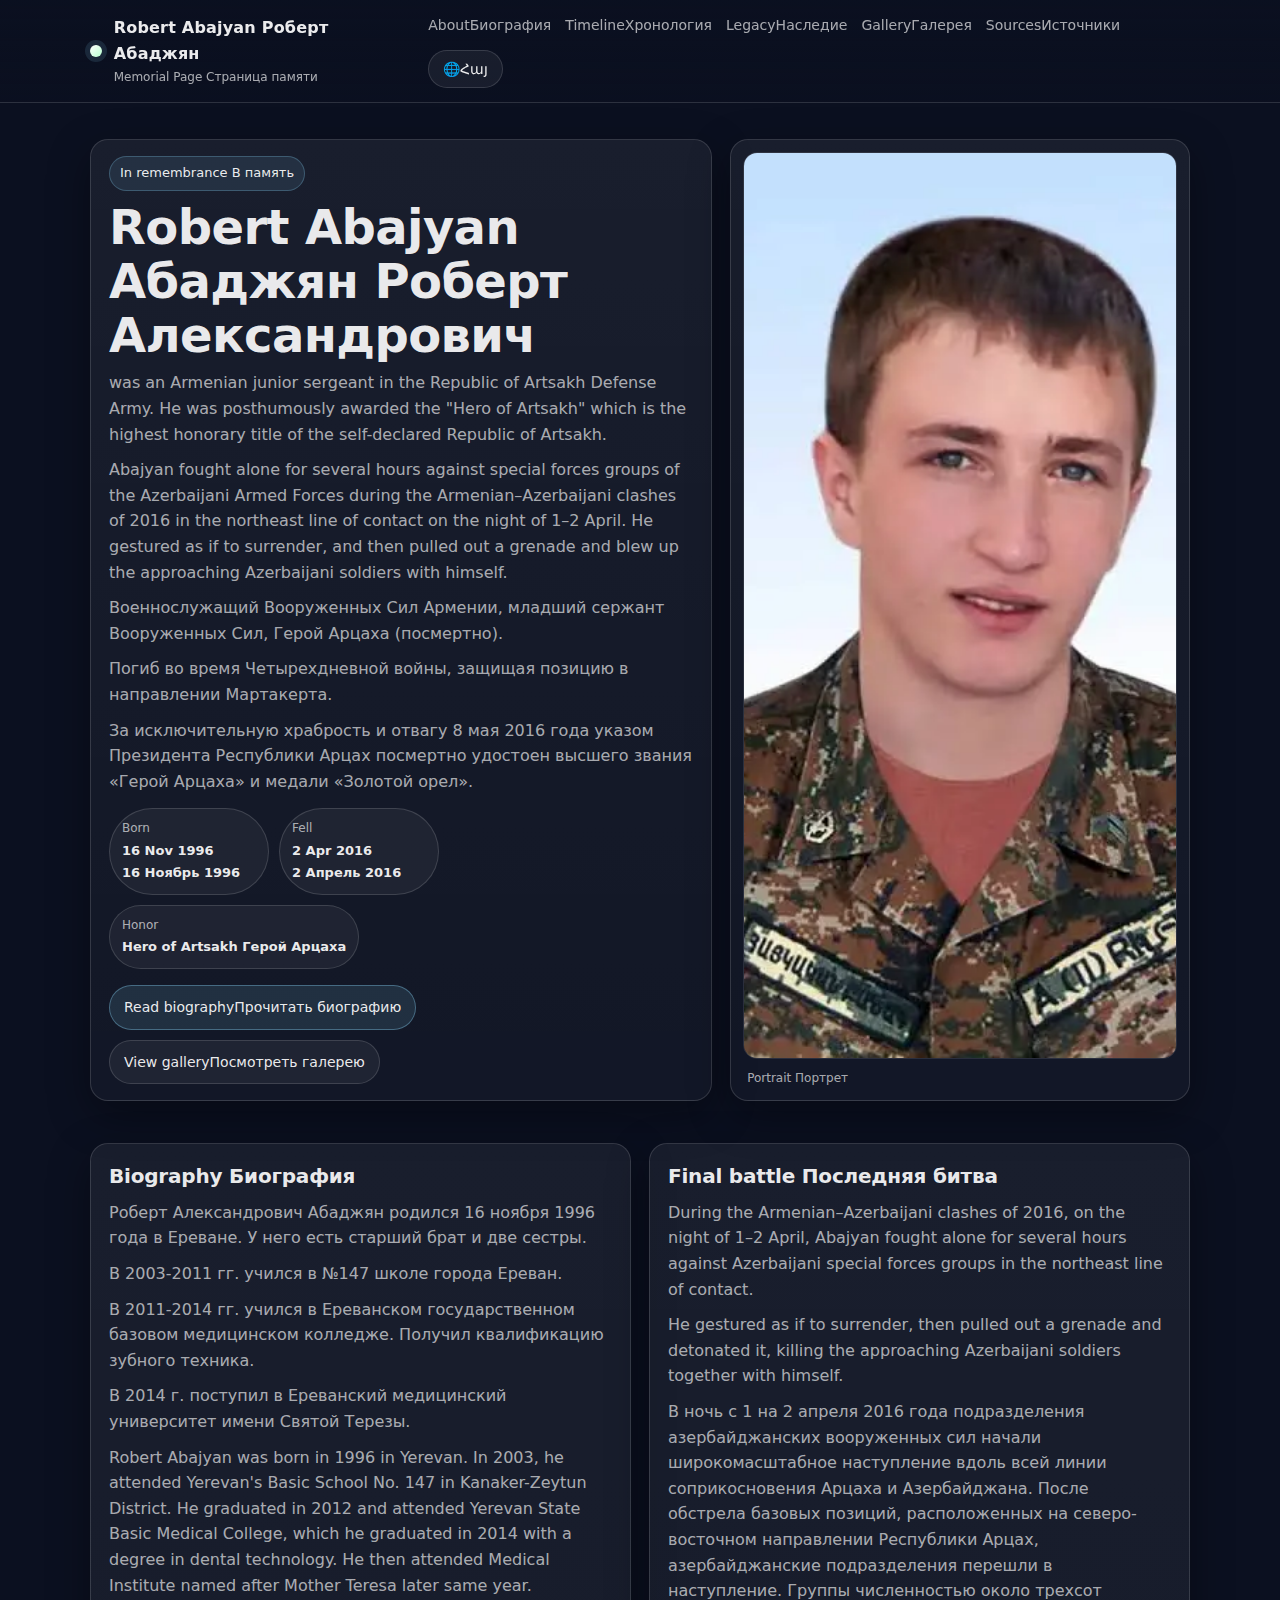
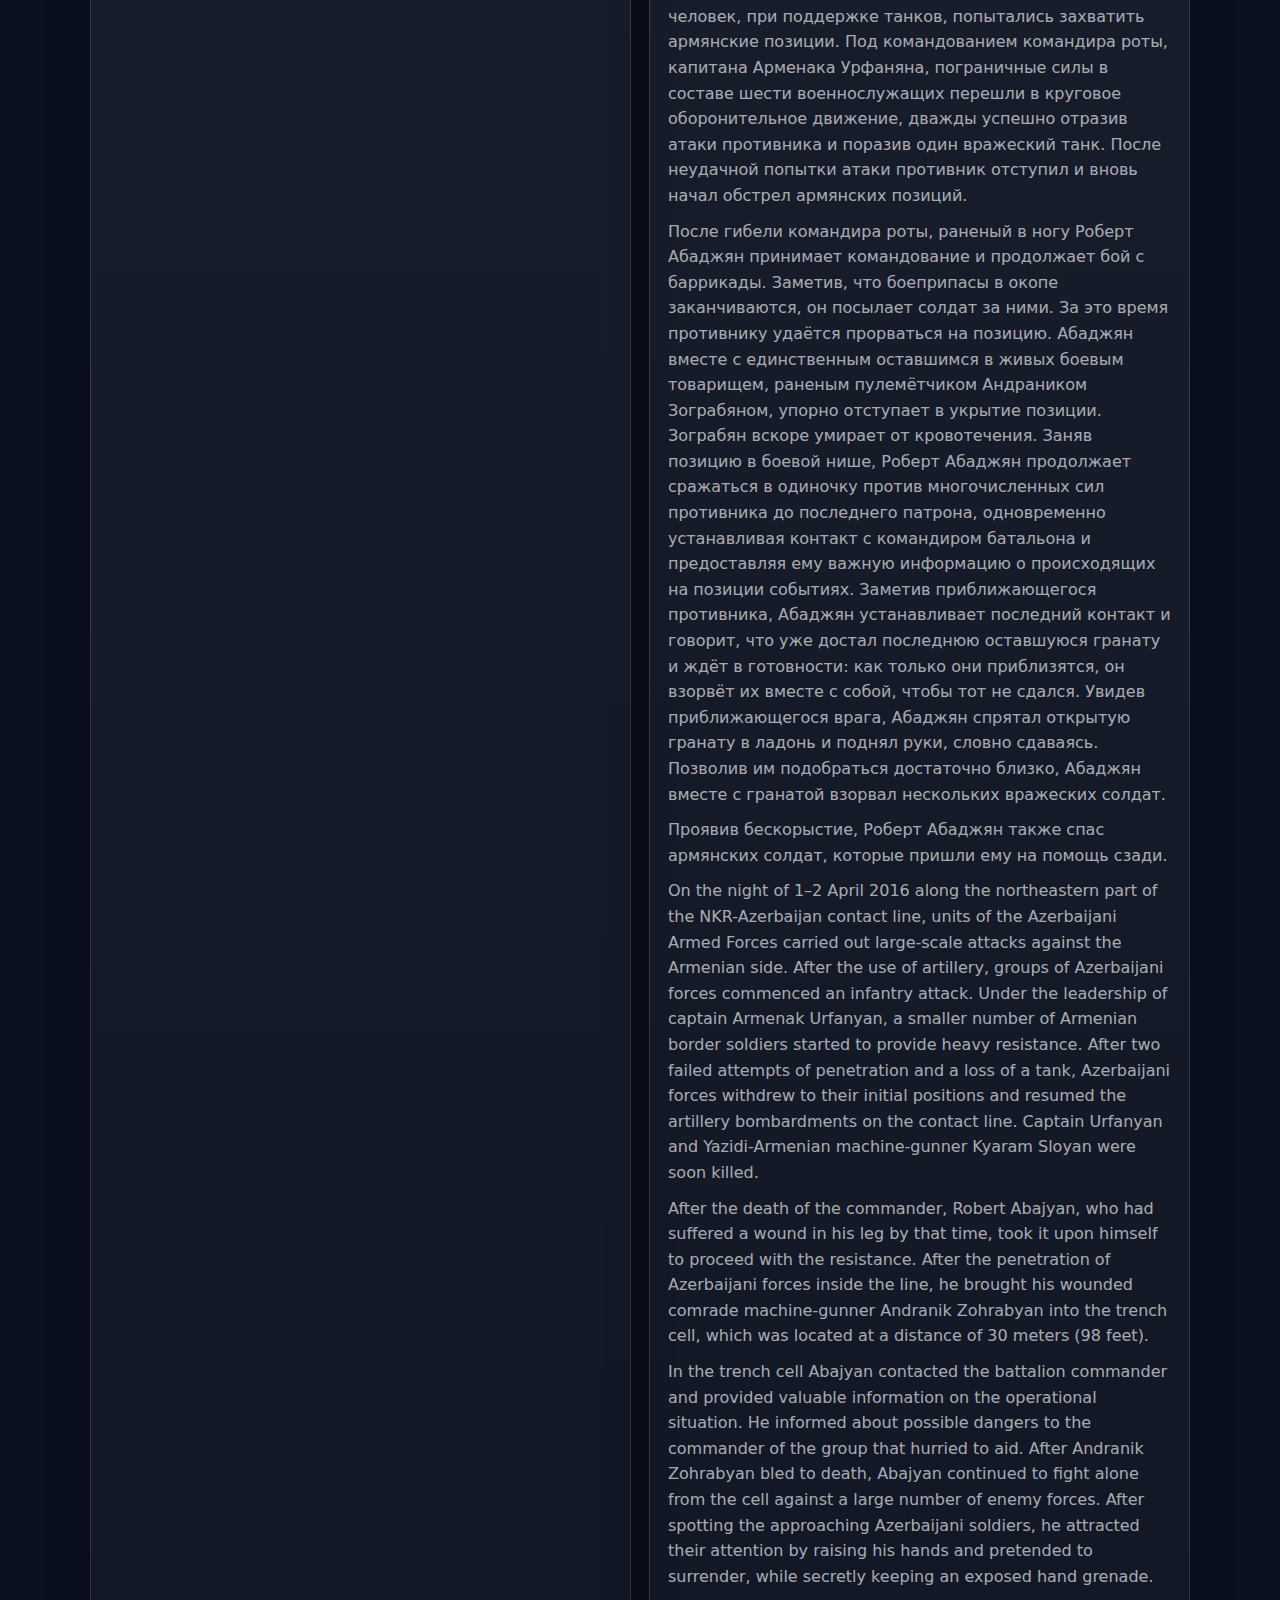
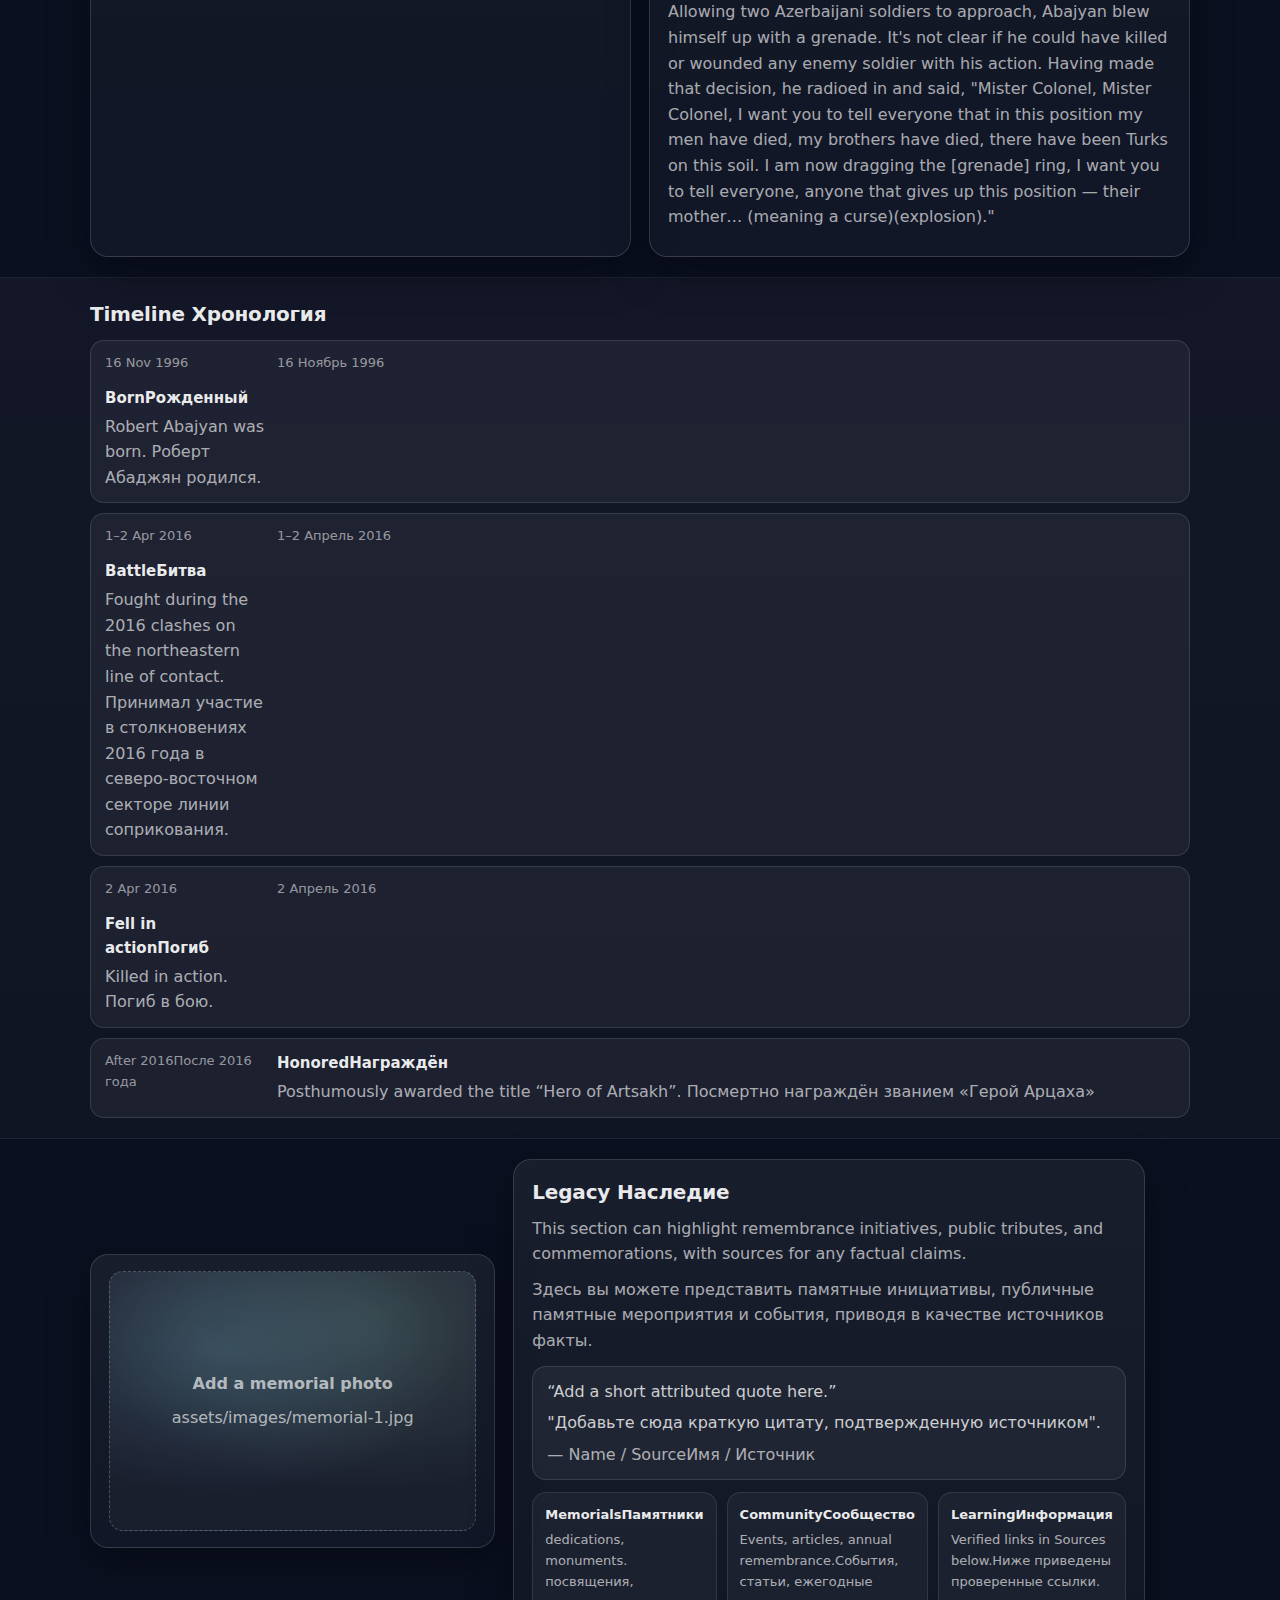
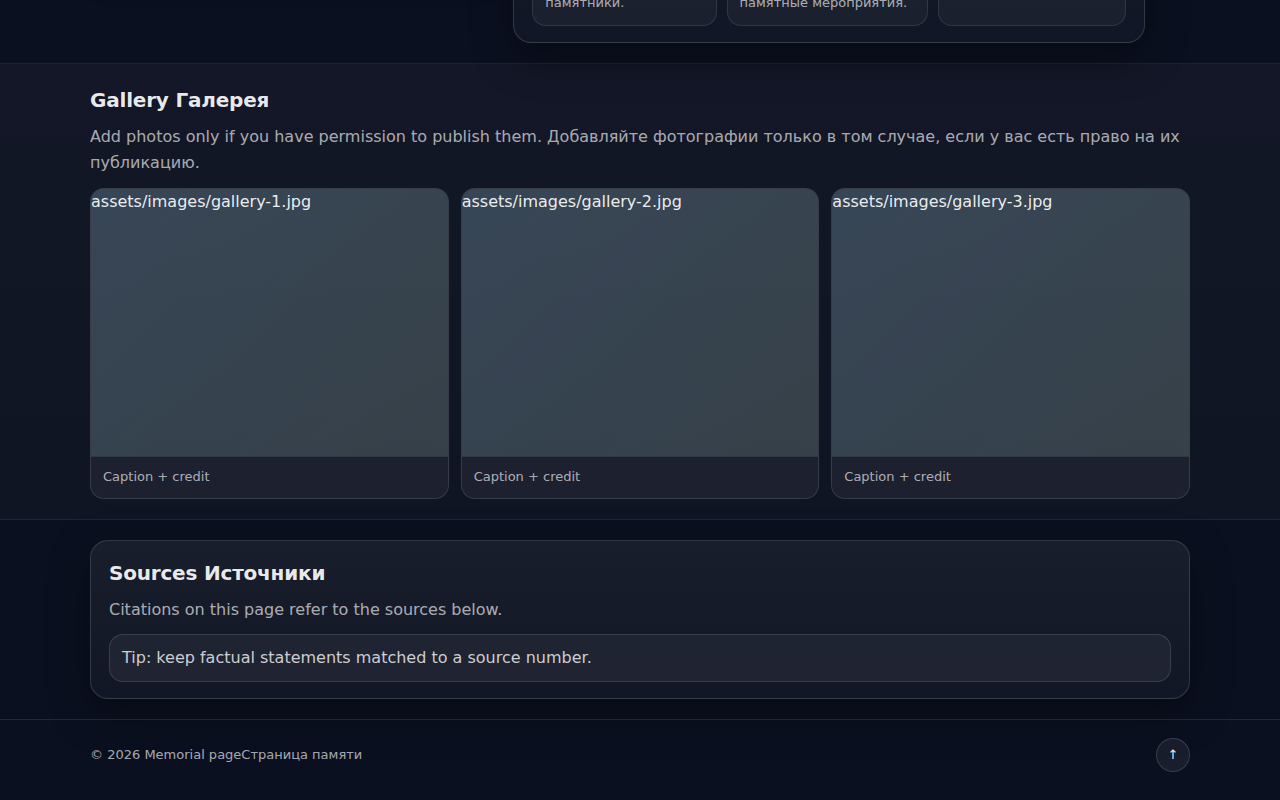
<file: index.html>
<!doctype html>
<html lang="en" data-lang="en">
<head>
  <meta charset="utf-8" />
  <meta name="viewport" content="width=device-width, initial-scale=1" />
  <meta name="description" content="Memorial page dedicated to Robert Abajyan." />
  <title>Robert Abajyan — Memorial</title>

  <link rel="stylesheet" href="assets/css/main.css" />
</head>

<body>
  <!-- Header -->
  <header class="site-header" id="top">
    <div class="container header-inner">
      <div class="brand">
        <span class="brand-mark" aria-hidden="true"></span>
        <div class="brand-text">
          <div class="brand-title">
            <span class="en">Robert Abajyan</span>
            <span class="hy">Ռոբերտ Աբաջյան</span>
            <span class="ru">Роберт Абаджян</span>
          </div>
          <div class="brand-subtitle">
            <span class="en">Memorial Page</span>
            <span class="hy">Հուշահամալիր էջ</span>
            <span class="ru">Страница памяти</span>
          </div>
        </div>
      </div>

      <nav class="nav" aria-label="Primary navigation">
        <a href="#about"><span class="en">About</span><span class="hy">Կենսագրություն</span><span class="ru">Биография</span></a>
        <a href="#timeline"><span class="en">Timeline</span><span class="hy">Ժամանակագիծ</span><span class="ru">Хронология</span></a>
        <a href="#legacy"><span class="en">Legacy</span><span class="hy">Ժառանգություն</span><span class="ru">Наследие</span></a>
        <a href="#gallery"><span class="en">Gallery</span><span class="hy">Պատկերասրահ</span><span class="ru">Галерея</span></a>
        <a href="#sources"><span class="en">Sources</span><span class="hy">Աղբյուրներ</span><span class="ru">Источники</span></a>

        <button class="btn btn-lang" id="langBtn" type="button" aria-label="Toggle language">
          🌐 <span id="langLabel">Հայ</span>
        </button>
      </nav>
    </div>
  </header>

  <!-- Hero / Banner -->
  <section class="banner">
    <div class="container banner-grid">
      <div class="banner-copy card card-soft">
        <p class="kicker">
          <span class="en">In remembrance</span>
          <span class="hy">Հիշատակին</span>
          <span class="ru">В память</span>
        </p>

        <h1 class="title">
          <span class="en">Robert Abajyan</span>
          <span class="hy">Ռոբերտ Ալեքսանդրի Աբաջյան</span>
          <span class="ru">Абаджян Роберт Александрович</span>
        </h1>
        <p class="en">
          was an Armenian junior sergeant in the Republic of Artsakh Defense Army. He was posthumously awarded the "Hero of Artsakh" which is the highest honorary title of the self-declared Republic of Artsakh.
        </p>
        <p class="en">
          Abajyan fought alone for several hours against special forces groups of the Azerbaijani Armed Forces during the Armenian–Azerbaijani clashes of 2016 in the northeast line of contact on the night of 1–2 April. He gestured as if to surrender, and then pulled out a grenade and blew up the approaching Azerbaijani soldiers with himself.
        </p>
  
        <p class="hy">
           Հայաստանի զինված ուժերի զինծառայող, զինված ուժերի կրտսեր սերժանտ, Արցախի հերոս (հետմահու)։
        </p>
        <p class="hy">
           Զոհվել է Քառօրյա պատերազմի ժամանակ` Մարտակերտի ուղղությամբ տեղակայված դիրքը պաշտպանելիս։
        </p>
        <p class="hy">
           Ցուցաբերած բացառիկ քաջության ու արիության համար 2016 թվականի մայիսի 8-ին Արցախի Հանրապետության նախագահի հրամանագրով հետմահու պարգևատրվել է «Արցախի հերոս» բարձրագույն կոչմամբ ու «Ոսկե արծիվ» շքանշանով։
        </p>
        <p class="ru">
           Военнослужащий Вооруженных Сил Армении, младший сержант Вооруженных Сил, Герой Арцаха (посмертно).
        </p>
        <p class="ru">
           Погиб во время Четырехдневной войны, защищая позицию в направлении Мартакерта.
        </p>
        <p class="ru">
           За исключительную храбрость и отвагу 8 мая 2016 года указом Президента Республики Арцах посмертно удостоен высшего звания «Герой Арцаха» и медали «Золотой орел».
        </p>
        




        <!-- <p class="lead">
          <span class="en">
            Memorial page dedicated to courage, sacrifice, and remembrance.
          </span>
          <span class="hy">
            Հուշահամալիր էջ՝ նվիրված քաջությանը, զոհաբերությանը և հիշատակին։
          </span>
        </p> -->
        

        <div class="facts" aria-label="Key facts">
          <div class="fact">
            <div class="label"><span class="en">Born</span><span class="hy">Ծնվել է</span></div>
            <div class="value en">
              16 Nov 1996
            </div>
            <div class="value hy">
              16 Նոյեմբեր 1996
            </div>
            <div class="value ru">
              16 Ноябрь 1996
            </div>
          </div>
          <div class="fact">
            <div class="label"><span class="en">Fell</span><span class="hy">Զոհվել է</span></div>
            <div class="value en">
              2 Apr 2016
            </div>
            <div class="value hy">
              2 Ապրիլ 2016
            </div>
            <div class="value ru">
              2 Апрель 2016
            </div>
          </div>
          <div class="fact">
            <div class="label"><span class="en">Honor</span><span class="hy">Կոչում</span></div>
            <div class="value">
              <span class="en">Hero of Artsakh</span>
              <span class="hy">Արցախի հերոս</span>
              <span class="ru">Герой Арцаха</span>
            </div>
          </div>
        </div>

        <div class="cta-row">
          <a class="btn" href="#about"><span class="en">Read biography</span><span class="hy">Կարդալ կենսագրությունը</span><span class="ru">Прочитать биографию</span></a>
          <a class="btn btn-ghost" href="#gallery"><span class="en">View gallery</span><span class="hy">Դիտել պատկերասրահը</span><span class="ru">Посмотреть галерею</span></a>
        </div>
      </div>

      <div class="banner-media card">
        <img
          src="assets/images/portrait.jpg"
          alt="Memorial portrait of Robert Abajyan"
          class="hero-image"
        />
        <div class="caption">
          <span class="en">Portrait</span>
          <span class="hy">Դիմանկար</span>
          <span class="ru">Портрет</span>
        </div>
      </div>
    </div>
  </section>

  <!-- About / Biography -->
  <section class="section" id="about">
    <div class="container split">
      <div class="card">
        <h2>
          <span class="en">Biography</span>
          <span class="hy">Կենսագրություն</span>
          <span class="ru">Биография</span>
        </h2>
         <p class="hy">
           Ռոբերտ Ալեքսանդրի Աբաջյանը ծնվել է 1996 թվականի նոյեմբերի 16-ին՝ Երևանում։ Ունի ավագ եղբայր, երկու քույր։
        </p>
         <p class="hy">
          2003 թվականին ընդունվել է Երևանի թիվ 147 հիմնական դպրոց, որն ավարտել է 2012 թվականին։
        </p>
         <p class="hy">
          2012 թվականին ընդունվել է Երևանի պետական հենակետային բժշկական քոլեջ։ Քոլեջն ավարտել է 2014-ին՝ ատամնատեխնիկի որակավորմամբ։
        </p>
         <p class="hy">
           2014 թվականին ընդունվել է Մայր Թերեզայի անվան բժշկական ինստիտուտ։
        </p>
        <p class="ru">
          Роберт Александрович Абаджян родился 16 ноября 1996 года в Ереване. У него есть старший брат и две сестры.
        </p>
        <p class="ru">
          В 2003-2011 гг. учился в №147 школе города Ереван.
        </p>
        <p class="ru">
          В 2011-2014 гг. учился в Ереванском государственном базовом медицинском колледже. Получил квалификацию зубного техника.
        </p>
        <p class="ru">
          В 2014 г. поступил в Ереванский медицинский университет имени Святой Терезы.
        </p>
        <p class="en">
         Robert Abajyan was born in 1996 in Yerevan. In 2003, he attended Yerevan's Basic School No. 147 in Kanaker-Zeytun District. He graduated in 2012 and attended Yerevan State Basic Medical College, which he graduated in 2014 with a degree in dental technology. He then attended Medical Institute named after Mother Teresa later same year.
        </p>
        <!-- <p class="en">
          Robert Abajyan (Armenian: Ռոբերտ Աբաջյան; 16 November 1996 – 2 April 2016)
          was an Armenian junior sergeant in the Republic of Artsakh Defense Army.
          <sup class="cite"><a href="https://en.wikipedia.org/wiki/Robert_Abajyan" target="_blank" rel="noopener" title="Wikipedia">[1]</a></sup>
        </p>

        <p class="en">
          He was posthumously awarded the “Hero of Artsakh”, the highest honorary title of the
          self-declared Republic of Artsakh.
          <sup class="cite"><a href="https://en.wikipedia.org/wiki/Robert_Abajyan" target="_blank" rel="noopener" title="Wikipedia">[1]</a></sup>
        </p> -->
        
        <!-- <p class="hy">
          Ռոբերտ Աբաջյանը (16 նոյեմբերի 1996 – 2 ապրիլի 2016)
          Արցախի Հանրապետության պաշտպանության բանակի կրտսեր սերժանտ էր։
          <sup class="cite"><a href="https://en.wikipedia.org/wiki/Robert_Abajyan" target="_blank" rel="noopener" title="Wikipedia">[1]</a></sup>
        </p>

        <p class="hy">
          Նա հետմահու արժանացել է «Արցախի հերոս» բարձրագույն պատվավոր կոչմանը։
          <sup class="cite"><a href="https://en.wikipedia.org/wiki/Robert_Abajyan" target="_blank" rel="noopener" title="Wikipedia">[1]</a></sup>
        </p> -->

        <!-- <div class="note">
          <span class="en">This page is intended to preserve memory with respect and accuracy.</span>
          <span class="hy">Այս էջը նպատակ ունի հարգանքով և ճշգրտությամբ պահպանել հիշատակը։</span>
        </div> -->
      </div>

      <div class="card">
        <h2>
          <span class="en">Final battle</span>
          <span class="hy">Վերջին մարտը</span>
          <span class="ru">Последняя битва</span>
        </h2>

        <p class="en">
          During the Armenian–Azerbaijani clashes of 2016, on the night of 1–2 April,
          Abajyan fought alone for several hours against Azerbaijani special forces groups
          in the northeast line of contact.
        </p>

        <p class="en">
          He gestured as if to surrender, then pulled out a grenade and detonated it,
          killing the approaching Azerbaijani soldiers together with himself.
        </p>

        <p class="hy">
          2016 թվականի ապրիլի 1-ի լույս 2-ի գիշերը արցախա-ադրբեջանական շփման գծի ողջ երկայնքով Ադրբեջանի զինված ուժերի ստորաբաժանումները լայնամասշտաբ հարձակման են անցնում։ Արցախի Հանրապետության հյուսիսարևելյան ուղղությամբ տեղակայված հենակետային դիրքերը հրետակոծելուց հետո ադրբեջանական ստորաբաժանումներն անցնում են գրոհի։ Շուրջ երեք հարյուր հոգուց բաղկացած խմբերը տանկերի աջակցությամբ փորձ են կատարում գրավելու հայկական դիրքերը։ Վաշտի հրամանատար, կապիտան Արմենակ Ուրֆանյանի հրամանատարությամբ վեց զինծառայողից բաղկացած սահմանապահ ուժերն անցնում են շրջանաձև պաշտպանության՝ երկու անգամ հաջողությամբ հետ մղելով հակառակորդի հարձակումները ու խոցելով նաև թշնամու մեկ տանկ։ Անհաջող հարձակման փորձից հետո թշնամին նահանջում է և կրկին սկսում հրետանակոծել հայկական դիրքերը։
        </p>

        <p class="hy">
         Վաշտի հրամանատարի մահվանից հետո, ոտքի վիրավորում ստացած Ռոբերտ Աբաջյանը հրամանատարությունը վերցնում է իր վրա և պատնեշի վրայից շարունակում մարտը։ Նկատելով, որ խրամատում զինամթերքը վերաջանում է, զինվորներին ուղարկում է փամփուշտ բերելու։ Այդ ընթացքում հակառակորդին հաջողվում է թափանցել դիրք։ Աբաջյանը, կողքին մնացած միակ ծառայակցի՝ վիրավորում ստացած գնդացրորդ Անդրանիկ Զոհրաբյանի հետ, համառ դիմակայությամբ, նահանջում են դեպի դիրքային կացարան։ Արյունահոսությունից շուտով մահանում է Զոհրաբյանը։ Մարտական խորշում դիրքավորվելով, Ռոբերտ Աբաջյանը մինչև վերջին փամփուշտը շարունակում է միայնակ կռվել թշնամու մեծաթիվ ուժերի դեմ, միևնույն ժամանակ կապ հաստատելով գումարտակի հրամանատարի հետ և վերջինիս կարևոր տեղեկություններ հաղորդելով դիրքում կատարվող դեպքերի մասին։ Նկատելով իրեն մոտեցող թշնամուն, Աբաջյանը վերջին անգամ կապի է դուրս եկել և ասել, որ արդեն հանել է իր մոտ մնացած վերջին նռնակը ու պատրաստ սպասում է՝ հենց մոտենան, իր հետ միասին պայթեցնելու է նրանց, որ չհանձնվի։ Տեսնելով իրեն մոտեցող հակառակորդին, Աբաջյանը բացված նռնակը թաքցնում է ափի մեջ և ձեռքերը վեր բարձրացնում, իբր հանձնվում է։ Թույլ տալով, որ բավականաչափ իրեն մոտենան, Աբաջյանն իր հետ միասին նռնակով պայթեցնում է հակառակորդի մի քանի զինվորի։
        </p>
        <p class="hy">
          Անձնազոհ քայլով Ռոբերտ Աբաջյանը նաև փրկել է թիկունքից օգնության հասած հայկական ուժերի զինվորներին։
        </p>
        <p class="ru">
          В ночь с 1 на 2 апреля 2016 года подразделения азербайджанских вооруженных сил начали широкомасштабное наступление вдоль всей линии соприкосновения Арцаха и Азербайджана. После обстрела базовых позиций, расположенных на северо-восточном направлении Республики Арцах, азербайджанские подразделения перешли в наступление. Группы численностью около трехсот человек, при поддержке танков, попытались захватить армянские позиции. Под командованием командира роты, капитана Арменака Урфаняна, пограничные силы в составе шести военнослужащих перешли в круговое оборонительное движение, дважды успешно отразив атаки противника и поразив один вражеский танк. После неудачной попытки атаки противник отступил и вновь начал обстрел армянских позиций.
        </p>
        <p class="ru">
          После гибели командира роты, раненый в ногу Роберт Абаджян принимает командование и продолжает бой с баррикады. Заметив, что боеприпасы в окопе заканчиваются, он посылает солдат за ними. За это время противнику удаётся прорваться на позицию. Абаджян вместе с единственным оставшимся в живых боевым товарищем, раненым пулемётчиком Андраником Зограбяном, упорно отступает в укрытие позиции. Зограбян вскоре умирает от кровотечения. Заняв позицию в боевой нише, Роберт Абаджян продолжает сражаться в одиночку против многочисленных сил противника до последнего патрона, одновременно устанавливая контакт с командиром батальона и предоставляя ему важную информацию о происходящих на позиции событиях. Заметив приближающегося противника, Абаджян устанавливает последний контакт и говорит, что уже достал последнюю оставшуюся гранату и ждёт в готовности: как только они приблизятся, он взорвёт их вместе с собой, чтобы тот не сдался. Увидев приближающегося врага, Абаджян спрятал открытую гранату в ладонь и поднял руки, словно сдаваясь. Позволив им подобраться достаточно близко, Абаджян вместе с гранатой взорвал нескольких вражеских солдат.
        </p>
        <p class="ru">
          Проявив бескорыстие, Роберт Абаджян также спас армянских солдат, которые пришли ему на помощь сзади.
        </p>
        <p class="en">
          On the night of 1–2 April 2016 along the northeastern part of the NKR-Azerbaijan contact line, units of the Azerbaijani Armed Forces carried out large-scale attacks against the Armenian side. After the use of artillery, groups of Azerbaijani forces commenced an infantry attack. Under the leadership of captain Armenak Urfanyan, a smaller number of Armenian border soldiers started to provide heavy resistance. After two failed attempts of penetration and a loss of a tank, Azerbaijani forces withdrew to their initial positions and resumed the artillery bombardments on the contact line. Captain Urfanyan and Yazidi-Armenian machine-gunner Kyaram Sloyan were soon killed.
        </p>
        <p class="en">
          After the death of the commander, Robert Abajyan, who had suffered a wound in his leg by that time, took it upon himself to proceed with the resistance. After the penetration of Azerbaijani forces inside the line, he brought his wounded comrade machine-gunner Andranik Zohrabyan into the trench cell, which was located at a distance of 30 meters (98 feet).
        </p>
        <p class="en">
         In the trench cell Abajyan contacted the battalion commander and provided valuable information on the operational situation. He informed about possible dangers to the commander of the group that hurried to aid. After Andranik Zohrabyan bled to death, Abajyan continued to fight alone from the cell against a large number of enemy forces. After spotting the approaching Azerbaijani soldiers, he attracted their attention by raising his hands and pretended to surrender, while secretly keeping an exposed hand grenade.
        </p>
        <p class="en">
         Allowing two Azerbaijani soldiers to approach, Abajyan blew himself up with a grenade. It's not clear if he could have killed or wounded any enemy soldier with his action. Having made that decision, he radioed in and said, "Mister Colonel, Mister Colonel, I want you to tell everyone that in this position my men have died, my brothers have died, there have been Turks on this soil. I am now dragging the [grenade] ring, I want you to tell everyone, anyone that gives up this position — their mother… (meaning a curse)(explosion)."
        </p>
      </div>
    </div>
  </section>

  <!-- Timeline -->
  <section class="section alt" id="timeline">
    <div class="container">
      <div class="section-head">
        <h2>
          <span class="en">Timeline</span>
          <span class="hy">Ժամանակագիծ</span>
          <span class="ru">Хронология</span>
        </h2>
        <!-- <p class="muted">
          <span class="en">Key milestones (you can add more items later).</span>
          <span class="hy">Հիմնական փուլերը (կարող եք ավելացնել նոր կետեր)։</span>
        </p> -->
      </div>

      <div class="timeline" aria-label="Timeline items">
        <article class="t-item">
          <div class="t-date en">
            16 Nov 1996
          </div>
          <div class="t-date hy">
            16 Նոյեմբեր 1996
          </div>
          <div class="t-date ru">
            16 Ноябрь 1996
          </div>
          <div class="t-body">
            <h3><span class="en">Born</span><span class="hy">Ծնվել է</span><span class="ru">Рожденный</span></h3>
            <p>
              <span class="en">Robert Abajyan was born.</span>
              <span class="hy">Ծնվել է Ռոբերտ Աբաջյանը։</span>
              <span class="ru">Роберт Абаджян родился.</span>
            </p>
          </div>
        </article>

        <article class="t-item">
          <div class="t-date en">
            1–2 Apr 2016
          </div>
          <div class="t-date hy">
            1–2 Ապրիլ 2016
          </div>
          <div class="t-date ru">
            1–2 Апрель 2016
          </div>
          <div class="t-body">
            <h3><span class="en">Battle</span><span class="hy">Մարտ</span><span class="ru">Битва</span></h3>
            <p>
              <span class="en">Fought during the 2016 clashes on the northeastern line of contact.</span>
              <span class="hy">Մարտել է 2016թ. բախումների ընթացքում՝ շփման գծի հյուսիսարևելյան հատվածում։</span>
              <span class="ru">Принимал участие в столкновениях 2016 года в северо-восточном секторе линии соприкования.</span>
            </p>
          </div>
        </article>

        <article class="t-item">
          <div class="t-date en">
            2 Apr 2016
          </div>
          <div class="t-date hy">
            2 Ապրիլ 2016
          </div>
          <div class="t-date ru">
            2 Апрель 2016
          </div>
          <div class="t-body">
            <h3><span class="en">Fell in action</span><span class="hy">Զոհվել է</span><span class="ru">Погиб</span></h3>
            <p>
              <span class="en">Killed in action.</span>
              <span class="hy">Զոհվել է մարտում։</span>
              <span class="ru">Погиб в бою.</span>
            </p>
          </div>
        </article>

        <article class="t-item">
          <div class="t-date">
            <span class="en">After 2016</span><span class="hy">2016-ից հետո</span><span class="ru">После 2016 года</span>
          </div>
          <div class="t-body">
            <h3><span class="en">Honored</span><span class="hy">Պատվել է</span><span class="ru">Награждён</span></h3>
            <p>
              <span class="en">Posthumously awarded the title “Hero of Artsakh”.</span>
              <span class="hy">Հետմահու արժանացել է «Արցախի հերոս» կոչման։</span>
              <span class="ru">Посмертно награждён званием «Герой Арцаха»</span>
            </p>
          </div>
        </article>
      </div>
    </div>
  </section>

  <!-- Legacy -->
  <section class="section" id="legacy">
    <div class="container">
      <div class="spotlight">
        <div class="spotlight-media card">
          <div class="media-placeholder">
            <div>
              <strong class="en">Add a memorial photo</strong>
              <strong class="hy">Ավելացրեք հիշատակի լուսանկար</strong>
              <div class="muted" style="margin-top:8px;">assets/images/memorial-1.jpg</div>
            </div>
          </div>
        </div>

        <div class="spotlight-copy card">
          <h2>
            <span class="en">Legacy</span>
            <span class="hy">Ժառանգություն</span>
            <span class="ru">Наследие</span>
          </h2>

          <p class="en">
            This section can highlight remembrance initiatives, public tributes, and commemorations,
            with sources for any factual claims.
          </p>
          <p class="hy">
            Այստեղ կարող եք ներկայացնել հիշատակի նախաձեռնությունները, հանրային հիշատակումներն ու միջոցառումները՝
            փաստերի համար նշելով աղբյուրներ։
          </p>
          <p class="ru">
            Здесь вы можете представить памятные инициативы, публичные памятные мероприятия и события, приводя в качестве источников факты.
          </p>

          <div class="quote">
            <p class="en">“Add a short attributed quote here.”</p>
            <p class="hy">«Այստեղ ավելացրեք կարճ՝ աղբյուրով մեջբերում»։</p>
            <p class="ru">"Добавьте сюда краткую цитату, подтвержденную источником".</p>
            <div class="muted">— <span class="en">Name / Source</span><span class="hy">Անուն / Աղբյուր</span><span class="ru">Имя / Источник</span></div>
          </div>

          <div class="mini-grid">
            <div class="mini">
              <div class="mini-title"><span class="en">Memorials</span><span class="hy">Հուշարձաններ</span><span class="ru">Памятники</span></div>
              <div class="mini-text"><span class="en"> dedications, monuments.</span><span class="hy">անվանակոչություններ, հուշակոթողներ։</span><span class="ru"> посвящения, памятники.</span></div>
            </div>
            <div class="mini">
              <div class="mini-title"><span class="en">Community</span><span class="hy">Համայնք</span><span class="ru">Сообщество</span></div>
              <div class="mini-text"><span class="en">Events, articles, annual remembrance.</span><span class="hy">Միջոցառումներ, հոդվածներ, ամենամյա հիշատակումներ։</span></span><span class="ru">События, статьи, ежегодные памятные мероприятия.</span></div>
            </div>
            <div class="mini">
              <div class="mini-title"><span class="en">Learning</span><span class="hy">Տեղեկատվություն</span><span class="ru">Информация</span></div>
              <div class="mini-text"><span class="en">Verified links in Sources below.</span><span class="hy">Ստուգված հղումները՝ ներքևում։</span><span class="ru">Ниже приведены проверенные ссылки.</span></div>
            </div>
          </div>
        </div>
      </div>
    </div>
  </section>

  <!-- Gallery -->
  <section class="section alt" id="gallery">
    <div class="container">
      <div class="section-head">
        <h2>
          <span class="en">Gallery</span>
          <span class="hy">Պատկերասրահ</span>
          <span class="ru">Галерея</span>
        </h2>
        <p class="muted">
          <span class="en">Add photos only if you have permission to publish them.</span>
          <span class="hy">Ավելացրեք լուսանկարներ միայն հրապարակման իրավունք ունենալու դեպքում։</span>
          <span class="ru">Добавляйте фотографии только в том случае, если у вас есть право на их публикацию.</span>
        </p>
      </div>

      <div class="gallery">
        <figure class="g-card">
          <div class="g-img"><div class="g-placeholder">assets/images/gallery-1.jpg</div></div>
          <figcaption class="g-cap"><span class="en">Caption + credit</span><span class="hy">Վերնագիր + աղբյուր</span></figcaption>
        </figure>

        <figure class="g-card">
          <div class="g-img"><div class="g-placeholder">assets/images/gallery-2.jpg</div></div>
          <figcaption class="g-cap"><span class="en">Caption + credit</span><span class="hy">Վերնագիր + աղբյուր</span></figcaption>
        </figure>

        <figure class="g-card">
          <div class="g-img"><div class="g-placeholder">assets/images/gallery-3.jpg</div></div>
          <figcaption class="g-cap"><span class="en">Caption + credit</span><span class="hy">Վերնագիր + աղբյուր</span></figcaption>
        </figure>
      </div>
    </div>
  </section>

  <!-- Sources -->
  <section class="section" id="sources">
    <div class="container">
      <div class="card">
        <h2>
          <span class="en">Sources</span>
          <span class="hy">Աղբյուրներ</span>
          <span class="ru">Источники</span>
        </h2>

        <p class="muted">
          <span class="en">Citations on this page refer to the sources below.</span>
          <span class="hy">Էջում նշված հղումները վերաբերում են ներքևի աղբյուրներին։</span>
        </p>

        <ol class="sources">
          <li class="en hy">
            <strong>[1]</strong>
            <a href="https://en.wikipedia.org/wiki/Robert_Abajyan" target="_blank" rel="noopener">
              Wikipedia — Robert Abajyan (English)
            </a>
          </li>
          <!-- <li>
            <strong>[2]</strong>
            <a href="https://alphanews.am/robert-abajyan-kyajh-mer-jhamanaki-hero/" target="_blank" rel="noopener">
              AlphaNews — Robert Abajyan (Armenian article)
            </a>
          </li> -->
        </ol>

        <div class="note">
          <span class="en">Tip: keep factual statements matched to a source number.</span>
          <span class="hy">Խորհուրդ․ փաստական նախադասությունները համապատասխանեցրեք աղբյուրի համարին։</span>
        </div>
      </div>
    </div>
  </section>

  <!-- Footer -->
  <footer class="site-footer">
    <div class="container footer-inner">
      <div class="muted">© <span id="year"></span> <span class="en">Memorial page</span><span class="hy">Հուշահամալիր էջ</span><span class="ru">Страница памяти</span></div>
      <a class="to-top" href="#top" aria-label="Back to top">↑</a>
    </div>
  </footer>

  <script src="assets/js/main.js"></script>
</body>
</html>
</file>
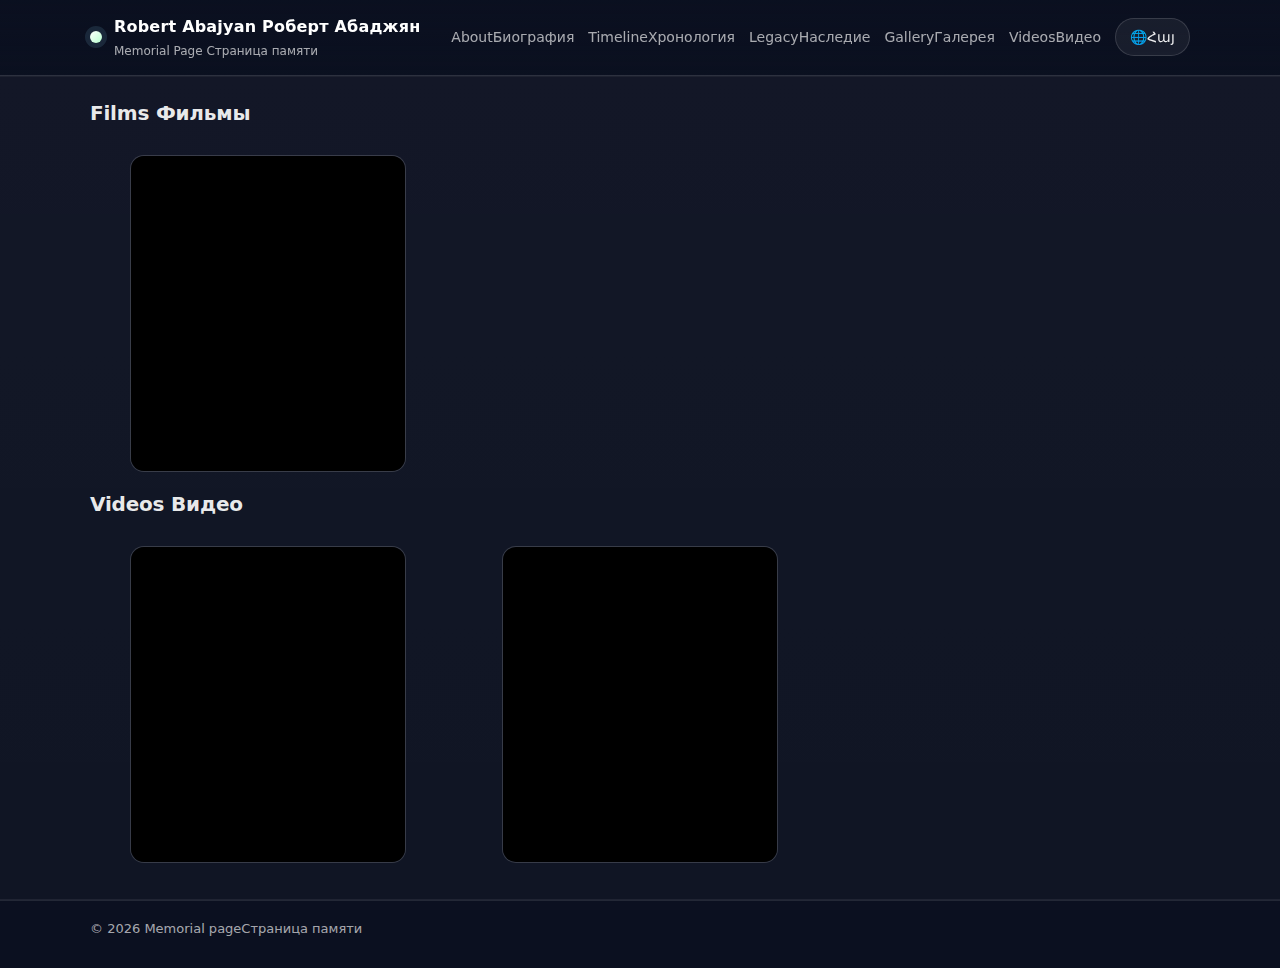
<file: videos.html>
﻿<!DOCTYPE html>
<html lang="ru">
<head>
    <meta charset="UTF-8">
    <title>Robert Abajyan — Memorial</title>
    <meta name="viewport" content="width=device-width, initial-scale=1.0">

    <!-- общий CSS -->
    <script src="assets/js/main.js"></script>
    <link rel="stylesheet" href="assets/css/main.css">
    <link rel="stylesheet" href="assets/css/videos.css">
   

</head>
<body>

    <header class="site-header" id="top">
        <div class="container header-inner">
            <a href="index.html">
                <div class="brand">
                    <span class="brand-mark" aria-hidden="true"></span>
                    <div class="brand-text">
                        <div class="brand-title">
                            <span class="en">Robert Abajyan</span>
                            <span class="hy">Ռոբերտ Աբաջյան</span>
                            <span class="ru">Роберт Абаджян</span>
                        </div>
                        <div class="brand-subtitle">
                            <span class="en">Memorial Page</span>
                            <span class="hy">Հուշահամալիր էջ</span>
                            <span class="ru">Страница памяти</span>
                        </div>
                    </div>
                </div>
            </a>
            <nav class="nav" aria-label="Primary navigation">
                <a href="index.html#about"><span class="en">About</span><span class="hy">Կենսագրություն</span><span class="ru">Биография</span></a>
                <a href="index.html#timeline"><span class="en">Timeline</span><span class="hy">Ժամանակագիծ</span><span class="ru">Хронология</span></a>
                <a href="index.html#legacy"><span class="en">Legacy</span><span class="hy">Ժառանգություն</span><span class="ru">Наследие</span></a>
                <a href="gallery.html"><span class="en">Gallery</span><span class="hy">Պատկերասրահ</span><span class="ru">Галерея</span></a>
                <a href="videos.html"><span class="en">Videos</span><span class="hy">Տեսանյութեր</span><span class="ru">Видео</span></a>

                <button class="btn btn-lang" id="langBtn" type="button" aria-label="Toggle language">
                    🌐 <span id="langLabel">Հայ</span>
                </button>
            </nav>
        </div>
    </header>
    <!-- HEADER (подгружается как и в других страницах) -->
    <div id="site-header"></div>

    <main>
        <section class="section alt" id="videos">
            <div class="container">
                <div class="section-head">
                    <h2>
                        <span class="en">Films</span>
                        <span class="hy">Ֆիլմեր</span>
                        <span class="ru">Фильмы</span>
                    </h2>
                </div>

                <div class="video-grid">

                    <figure class="v-card">
                        <div class="v-media">

                            <iframe id="film1" src="https://drive.google.com/file/d/11Uy7yqexAEKBQPaqgSd4ZWip4uaYyuxb/preview"
                                    allow="autoplay"
                                    allowfullscreen
                                    >
                            </iframe>

                        </div>
                    </figure>


                </div>

            </div>

            <div class="container">
                <div class="section-head">
                    <h2>
                        <span class="en">Videos</span>
                        <span class="hy">Տեսանյութեր</span>
                        <span class="ru">Видео</span>
                    </h2>
                </div>

                <div class="video-grid">

                    <figure class="v-card">
                        <div class="v-media">
                            <iframe id="film1" src="https://drive.google.com/file/d/1NJTDcl5abuoqaMWXM0KdJ4FRD36u5zAc/preview"
                                    allow="autoplay"
                                    allowfullscreen>
                            </iframe>
                            <!--<video controls preload="metadata">
        <source src="assets/videos/15 - 21.05. - Sargis Khachaturyan feat Lena Ghazaryan - Արցախի հերոս - Герой Арцаха - Hero of Artsakh.mp4" type="video/mp4">
    </video>-->
                        </div>
                    </figure>
                    <figure class="v-card">
                        <div class="v-media">
                            <iframe id="film1" src="https://drive.google.com/file/d/1Xtw1IOmikOcciFeiohK4FKYRSF9EQbZy/preview"
                                    allow="autoplay"
                                    allowfullscreen>
                            </iframe>
                            <!--<video controls preload="metadata">
        <source src="assets/videos/Video_2.mp4" type="video/mp4">
    </video>-->
                        </div>
                    </figure>

                </div>
            </div>
        </section>
    </main>
    <footer class="site-footer">
        <div class="container footer-inner">
            <div class="muted">© <span id="year"></span> <span class="en">Memorial page</span><span class="hy">Հուշահամալիր էջ</span><span class="ru">Страница памяти</span></div>

        </div>
    </footer>

    <script src="assets/js/main.js"></script>
</body>
</html>
</file>
<file: assets/css/main.css>
:root{
  --bg: #0b1020;
  --bg2:#0f1730;
  --card: rgba(255,255,255,.06);
  --card2: rgba(255,255,255,.09);
  --text: rgba(255,255,255,.92);
  --muted: rgba(255,255,255,.65);
  --border: rgba(255,255,255,.14);
  --accent: white;
  --accent2:#b7ffcf;
  --radius: 18px;
  --shadow: 0 14px 42px rgba(0,0,0,.35);
  --max: 1100px;
}

*{ box-sizing: border-box; }
 html, body{ height:0%; } 


body{
  margin:0;
  font-family: ui-sans-serif, system-ui, -apple-system, Segoe UI, Roboto, Helvetica, Arial;
  color: var(--text);
  background:
    radial-gradient(1200px 700px at 20% 10%, rgba(141,220,255,.18), transparent 55%),
    radial-gradient(900px 600px at 85% 15%, rgba(183,255,207,.14), transparent 55%),
    radial-gradient(800px 600px at 50% 90%, rgba(255,255,255,.06), transparent 60%),
    var(--bg);
  line-height: 1.6;
}
.cite a{
  color: rgba(255,255,255,.75);
  text-decoration: none;
  font-size: 12px;
  margin-left: 4px;
}
    .cite a:hover {
        color: rgba(255,255,255,.75);
        text-decoration: none;
    }
a{ color: var(--accent); text-decoration: none; }
    a:hover {
        text-decoration: none;
    }

.container{
  width: min(var(--max), calc(100% - 48px));
  margin: 0 auto;
}

.muted{ color: var(--muted); }

[data-lang="hy"] .en{ display:none !important; }
[data-lang="en"] .hy{ display:none !important; }

/* Header */
.site-header{
  position: sticky;
  top:0;
  z-index: 50;
  backdrop-filter: blur(10px);
  background: linear-gradient(to bottom, rgba(11,16,32,.75), rgba(11,16,32,.45));
  border-bottom: 1px solid var(--border);
}

.header-inner{
  display:flex;
  align-items:center;
  justify-content:space-between;
  gap: 16px;
  padding: 14px 0;
}

.brand{
  display:flex;
  align-items:center;
  gap: 12px;
}
.brand-mark{
  width: 12px; height: 12px; border-radius: 50%;
  background: linear-gradient(135deg, var(--accent), var(--accent2));
  box-shadow: 0 0 0 5px rgba(141,220,255,.12);
}
.brand-title{ font-weight: 750; letter-spacing: .2px; }
.brand-subtitle{ font-size: 12px; color: var(--muted); margin-top:2px; }

.nav{
  display:flex;
  gap: 14px;
  flex-wrap: wrap;
  align-items:center;
  font-size: 14px;
}
.nav a{ color: var(--muted); }
.nav a:hover{ color: var(--text); text-decoration: none; }

/* Buttons */
.btn{
  display:inline-flex;
  align-items:center;
  justify-content:center;
  padding: 10px 14px;
  border-radius: 999px;
  border: 1px solid rgba(141,220,255,.35);
  background: rgba(141,220,255,.12);
  color: var(--text);
  font-size: 14px;
  cursor:pointer;
}
.btn:hover{ background: rgba(141,220,255,.18); text-decoration:none; }
.btn-ghost{
  border: 1px solid var(--border);
  background: rgba(255,255,255,.06);
}
.btn-ghost:hover{ background: rgba(255,255,255,.10); text-decoration:none; }
.btn-lang{
  border: 1px solid var(--border);
  background: rgba(255,255,255,.06);
}
.btn-lang:hover{ background: rgba(255,255,255,.10); }

/* Sections */
.section{ padding: 20px 0; }
.section.alt{
  background: linear-gradient(180deg, rgba(255,255,255,.03), rgba(255,255,255,.02));
  border-top: 1px solid rgba(255,255,255,.06);
  border-bottom: 1px solid rgba(255,255,255,.06);
}
.section-head{ margin-bottom: 10px; }

h1, h2, h3{ margin: 0 0 8px; }
h2{ font-size: 20px; letter-spacing: -0.2px; }
p{ margin: 0 0 10px; color: var(--muted); }

/* Cards */
.card{
  border: 1px solid var(--border);
  background: linear-gradient(180deg, var(--card), rgba(255,255,255,.03));
  border-radius: var(--radius);
  box-shadow: var(--shadow);
  padding: 16px 18px;
}
.card-soft{
  box-shadow: var(--shadow);
}
.note{
  margin-top: 12px;
  padding: 10px 12px;
  border-radius: 14px;
  border: 1px solid rgba(255,255,255,.12);
  background: rgba(255,255,255,.05);
  color: rgba(255,255,255,.78);
}

/* Banner */
.banner{ padding: 36px 0 22px; }
.banner-grid{
  display:grid;
  grid-template-columns: 1.15fr .85fr;
  gap: 18px;
  align-items: stretch;
}
@media (max-width: 900px){
  .banner-grid{ grid-template-columns: 1fr; }
}

.kicker{
  display:inline-block;
  padding: 6px 10px;
  border: 1px solid rgba(141,220,255,.25);
  background: rgba(141,220,255,.10);
  border-radius: 999px;
  color: var(--text);
  font-size: 13px;
  margin: 0 0 10px;
}
.title{
  font-size: clamp(30px, 4vw, 48px);
  line-height: 1.12;
  letter-spacing: -0.6px;
}
.lead{
  color: var(--muted);
  font-size: 16px;
  max-width: 65ch;
}

.facts{
  display:flex;
  gap: 10px;
  flex-wrap: wrap;
  margin: 14px 0 16px;
}
.fact{
  border: 1px solid var(--border);
  background: rgba(255,255,255,.05);
  padding: 10px 12px;
  border-radius: 999px;
  min-width: 160px;
}
.fact .label{ color: var(--muted); font-size: 12px; }
.fact .value{ font-weight: 650; font-size: 13px; margin-top: 2px; }

.cta-row{ display:flex; gap: 10px; flex-wrap: wrap; }

.banner-media{
  padding: 12px;
  display:flex;
  flex-direction: column;
  gap: 10px;
}
.hero-image{
  width:100%;
  height: 100%;
  object-fit: cover;
  border-radius: 14px;
  border: 1px solid rgba(255,255,255,.10);
}
.caption{
  font-size: 12px;
  color: rgba(255,255,255,.65);
  padding: 0 4px;
}

/* Split grid */
.split{
  display:grid;
  grid-template-columns: 1fr 1fr;
  gap: 18px;
}
@media (max-width: 900px){
  .split{ grid-template-columns: 1fr; }
}

/* Timeline */
.timeline{
  display:grid;
  gap: 10px;
  margin-top: 10px;
}
.t-item{
  display:grid;
  grid-template-columns: 160px 1fr;
  gap: 12px;
  padding: 12px 14px;
  border-radius: 14px;
  border: 1px solid rgba(255,255,255,.12);
  background: rgba(255,255,255,.05);
}
@media (max-width: 560px){
  .t-item{ grid-template-columns: 1fr; }
}
.t-date{ color: rgba(255,255,255,.55); font-size: 13px; }
.t-body h3{ margin: 0 0 4px; font-size: 15px; }
.t-body p{ margin: 0; }

/* Spotlight */
.spotlight{
  display:grid;
  grid-template-columns: .9fr 1.1fr;
  gap: 18px;
  align-items: center;
}
@media (max-width: 900px){
  .spotlight{ grid-template-columns: 1fr; }
}
.media-placeholder{
  min-height: 260px;
  border-radius: 14px;
  border: 1px dashed rgba(255,255,255,.22);
  display:flex;
  align-items:center;
  justify-content:center;
  text-align:center;
  padding: 18px;
  color: var(--muted);
  background:
    radial-gradient(400px 240px at 30% 30%, rgba(141,220,255,.18), transparent 60%),
    radial-gradient(420px 260px at 70% 20%, rgba(183,255,207,.14), transparent 65%),
    rgba(255,255,255,.03);
}

.quote{
  margin-top: 12px;
  padding: 12px 14px;
  border-radius: 14px;
  border: 1px solid rgba(255,255,255,.12);
  background: rgba(255,255,255,.05);
}
.quote p{ margin: 0 0 6px; color: rgba(255,255,255,.78); }

/* Mini grid */
.mini-grid{
  display:grid;
  grid-template-columns: 1fr 1fr 1fr;
  gap: 10px;
  margin-top: 12px;
}
@media (max-width: 900px){
  .mini-grid{ grid-template-columns: 1fr; }
}
.mini{
  padding: 12px 12px;
  border-radius: 14px;
  border: 1px solid rgba(255,255,255,.10);
  background: rgba(255,255,255,.04);
}
.mini-title{ font-weight: 650; font-size: 13px; }
.mini-text{ color: var(--muted); font-size: 13px; margin-top: 4px; }

/* Gallery */
.gallery{
  display:grid;
  grid-template-columns: repeat(3, 1fr);
  gap: 12px;
  margin-top: 12px;
}
@media (max-width: 900px){ .gallery{ grid-template-columns: 1fr 1fr; } }
@media (max-width: 560px){ .gallery{ grid-template-columns: 1fr; } }

.g-card{
  border: 1px solid rgba(255,255,255,.12);
  background: rgba(255,255,255,.05);
  border-radius: 14px;
  overflow:hidden;
  margin: 0;
}
/*.g-img {
    min-height: 170px;
    max-height: 300px;
    display: flex;
    align-items: center;
    justify-content: center;
    padding: 12px;
    background: linear-gradient(135deg, rgba(141,220,255,.14), rgba(183,255,207,.10)), rgba(255,255,255,.05);
}
.g-img img {
        width: 100%;
        height: 100%;
        object-fit: cover; 
        display: block;
    }
.g-placeholder{
  color: rgba(255,255,255,.60);
  font-size: 13px;
  text-align:center;
}
*/
.g-img {
    aspect-ratio: 4 / 3; /* ili 1 / 1 */
    padding: 0;
    background: linear-gradient( 135deg, rgba(141,220,255,.14), rgba(183,255,207,.10) ), rgba(255,255,255,.05);
}

    .g-placeholder,
    .g-img img {
        width: 100%;
        height: 100%;
    }

    .g-img img {
        object-fit: contain;
    }

.g-cap{
  padding: 10px 12px;
  border-top: 1px solid rgba(255,255,255,.10);
  color: var(--muted);
  font-size: 13px;
}

/* Sources */
.sources{ margin: 10px 0 0; padding-left: 18px; color: var(--muted); }
.sources li{ margin: 6px 0; }

/* Footer */
.site-footer{
  border-top: 1px solid rgba(255,255,255,.10);
  padding: 18px 0 28px;
}
.footer-inner{
  display:flex;
  align-items:center;
  justify-content:space-between;
  gap: 12px;
  flex-wrap: wrap;
  font-size: 13px;
}
.to-top{
  width: 34px;
  height: 34px;
  border-radius: 999px;
  border: 1px solid var(--border);
  display:inline-flex;
  align-items:center;
  justify-content:center;
  background: rgba(255,255,255,.06);
  color: var(--text);
}
.to-top:hover{ background: rgba(255,255,255,.10); text-decoration:none; }

.lightbox {
    position: fixed;
    inset: 0;
    background: rgba(0,0,0,.85);
    display: none;
    align-items: center;
    justify-content: center;
    z-index: 9999;
}

    .lightbox.active {
        display: flex;
    }

    .lightbox img {
        max-width: 90%;
        max-height: 90%;
        border-radius: 14px;
    }

.lightbox-close {
    position: absolute;
    top: 20px;
    right: 30px;
    font-size: 42px;
    background: none;
    border: none;
    color: #fff;
    cursor: pointer;
}
</file>
<file: assets/css/videos.css>
.video-grid {
    display: grid;
    grid-template-columns: repeat(3, 1fr);
    gap: 16px;
}

@media (max-width: 900px) {
    .video-grid {
        grid-template-columns: 1fr 1fr;
    }
}

@media (max-width: 560px) {
    .video-grid {
        grid-template-columns: 1fr;
    }
}

.v-card {
    border: 1px solid rgba(255,255,255,.12);
    background: rgba(255,255,255,.05);
    border-radius: 14px;
    overflow: hidden;
}

.v-media {
    aspect-ratio: 16 / 9;
    background: #000;
}

    .v-media video,
    .v-media iframe {
        width: 100%;
        height: 100%;
        display: block;
    }
#film1 {
    border: none;
    min-width: 320px; 
    min-height:315px;
}
</file>
